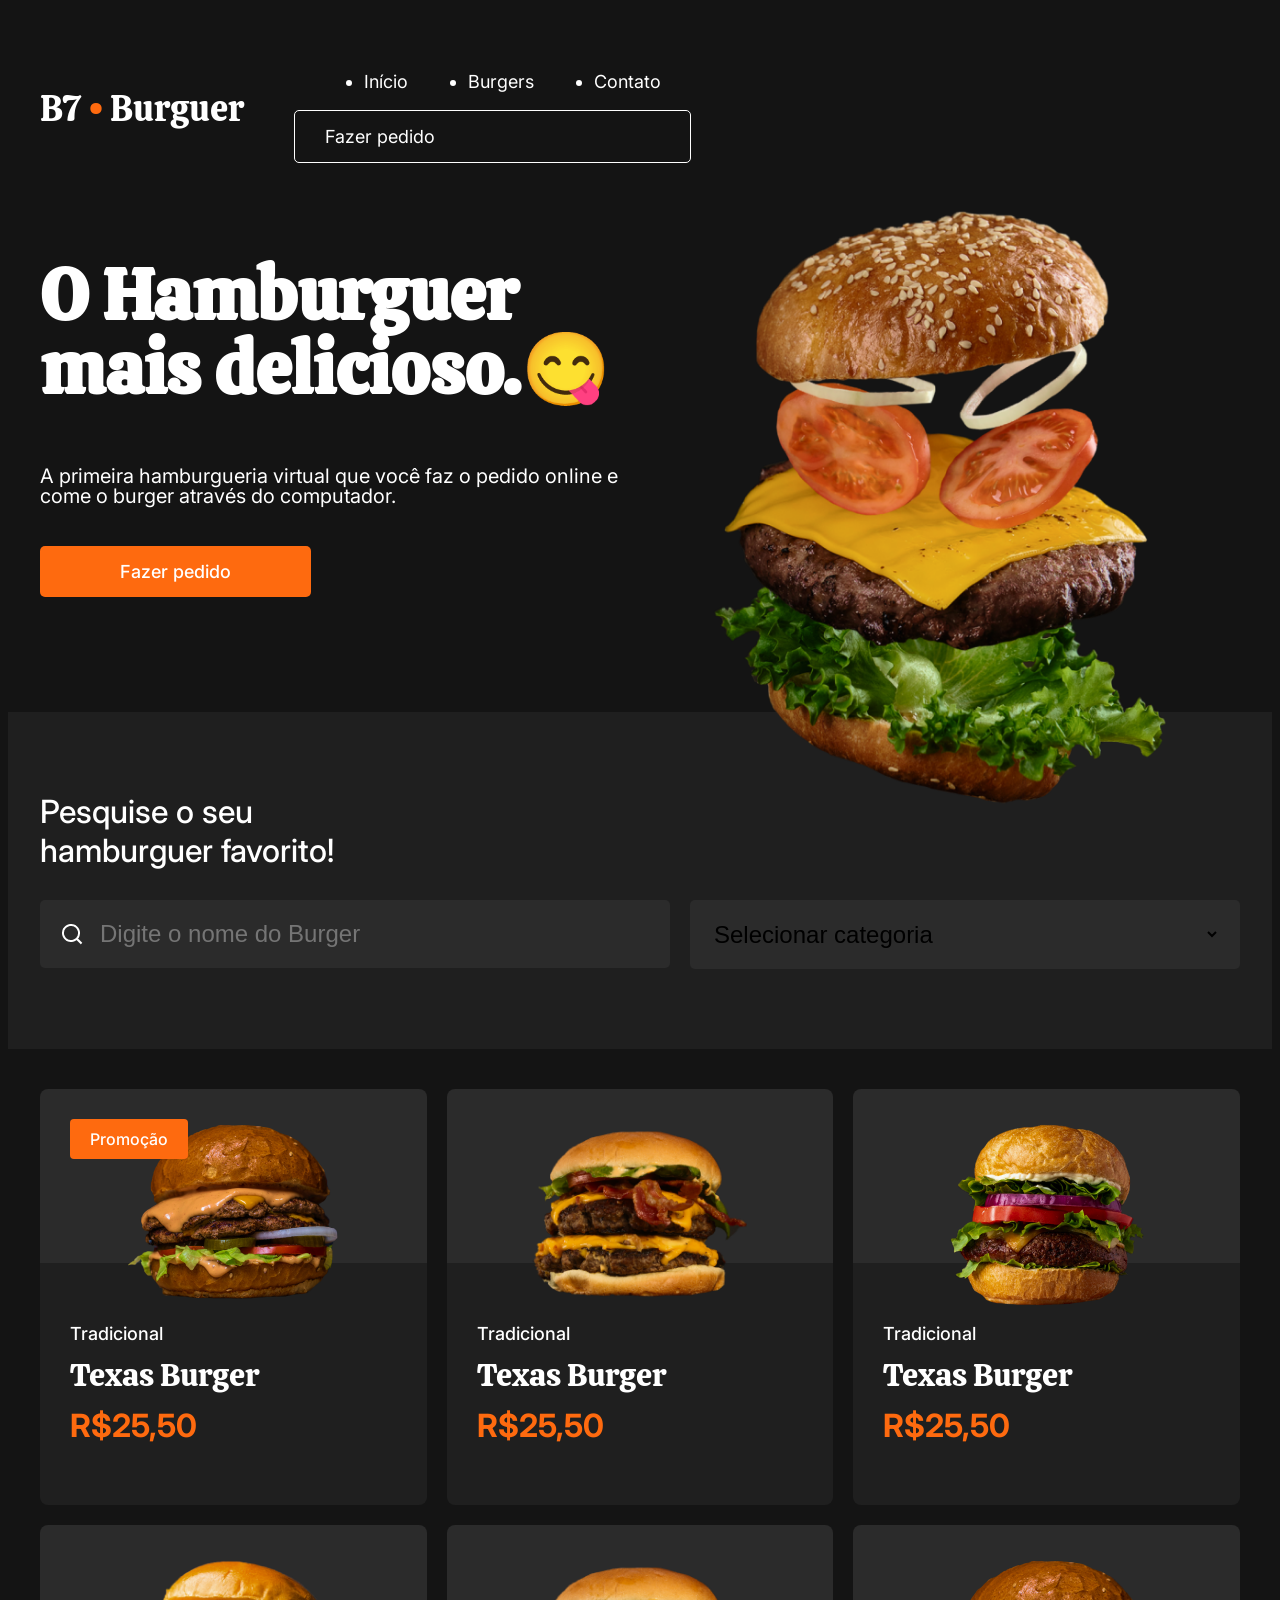
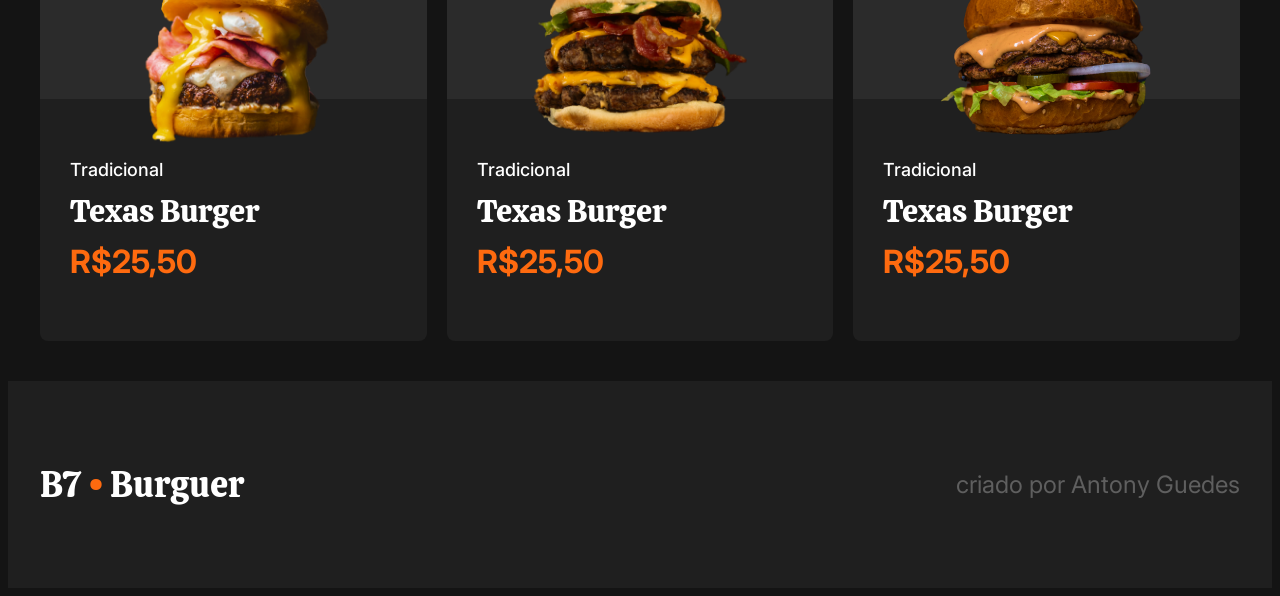
<file: b7burger/index.html>
<!DOCTYPE html>
<html lang="pt-br">
<head>
    <link rel="preconnect" href="https://fonts.googleapis.com">
<link rel="preconnect" href="https://fonts.gstatic.com" crossorigin>
<link href="https://fonts.googleapis.com/css2?family=Calistoga&family=Inter:ital,opsz,wght@0,14..32,100..900;1,14..32,100..900&display=swap" rel="stylesheet">
    <link rel="stylesheet" href="assets/style.css" type="text/css">
    <meta charset="UTF-8">
    <meta name="viewport" content="width=device-width, initial-scale=1.0">
    <title>B7Burger</title>
</head>
<body>
    <header>
        <div class="container">
            <div class="logo">
                <a href="">B7 <span>•</span> Burguer</a>
            </div>
            <nav>
                <ul class="leftside">
                    <li><a href="">Início</a></li>
                    <li><a href="">Burgers</a></li>
                    <li><a href="">Contato</a></li>
                </ul>
                <div class="rightside">
                    <a href="" class="button">Fazer pedido</a>
                </div>
            </nav>
            <div class="menu">
                <div class="menu-icon">
                    <div></div>
                    <div></div>
                    <div></div>
                </div>
            </div>
        </div>
    </header>
    <section class="hero">
        <div class="container">
            <div class="leftside">
                <h1>O Hamburguer<br> mais delicioso.😋</h1>
                <p>A primeira hamburgueria virtual que você faz o pedido online e come o burger através do computador.</p>
                <a href="" class="button">Fazer pedido</a>
            </div>
            <div class="rightside">
                <img src="./assets/heroBurger.png" alt="hamburguer delicioso" />
            </div>
        </div>
    </section>
    <section class="search">
        <div class="container">
            <div class="title">Pesquise o seu<br> hamburguer favorito!</div>
            <div class="sides">
                <div class="leftside">
                    <input type"search" placeholder="Digite o nome do Burger">
                </div>
                <div class="rightside">
                    <select>
                        <option value="">Selecionar categoria</option>
                        <option value="burgers">Burgers</option>
                        <option value="pizza">Pizza</option>
                        <option value="vegetariano">Vegetariano</option>
                        <option value="kids">Kids</option>
                    </select>
                </div>
            </div>
        </div>
    </section>
    <main>
        <div class="container">
            <div class="products-grid">
              <a href="" class="product-item">
                <div class="warning">Promoção</div>
                <div class="photo">
                    <img src="./assets/burgers/burger1.png" alt="">
                </div>
                <div class="info">
                  <div class="product-category">Tradicional</div>
                  <div class="product-name">Texas Burger</div>
                  <div class="product-price">R$25,50</div>  
                </div>
              </a>  
               <a href="" class="product-item">
                
                <div class="photo">
                    <img src="./assets/burgers/burger2.png" alt="">
                </div>
                <div class="info">
                  <div class="product-category">Tradicional</div>
                  <div class="product-name">Texas Burger</div>
                  <div class="product-price">R$25,50</div>  
                </div>
              </a> 
               <a href="" class="product-item">
                
                <div class="photo">
                    <img src="./assets/burgers/burger3.png" alt="">
                </div>
                <div class="info">
                  <div class="product-category">Tradicional</div>
                  <div class="product-name">Texas Burger</div>
                  <div class="product-price">R$25,50</div>  
                </div>
              </a> 
               <a href="" class="product-item">
                
                <div class="photo">
                    <img src="./assets/burgers/burger4.png" alt="">
                </div>
                <div class="info">
                  <div class="product-category">Tradicional</div>
                  <div class="product-name">Texas Burger</div>
                  <div class="product-price">R$25,50</div>  
                </div>
              </a> 
               <a href="" class="product-item">
                <div class="photo">
                    <img src="./assets/burgers/burger2.png" alt="">
                </div>
                <div class="info">
                  <div class="product-category">Tradicional</div>
                  <div class="product-name">Texas Burger</div>
                  <div class="product-price">R$25,50</div>  
                </div>
              </a> 
               <a href="" class="product-item">
                
                <div class="photo">
                    <img src="./assets/burgers/burger1.png" alt="">
                </div>
                <div class="info">
                  <div class="product-category">Tradicional</div>
                  <div class="product-name">Texas Burger</div>
                  <div class="product-price">R$25,50</div>  
                </div>
              </a> 
            </div>
        </div>
    </main>
    <footer>
        <div class="container">
             <div class="logo">
                <a href="">B7 <span>•</span> Burguer</a>
            </div>
            <div class="copyrights">criado por <a  href="">Antony Guedes</a></div>
        </div>
    </footer>
</body>
</html>
</file>
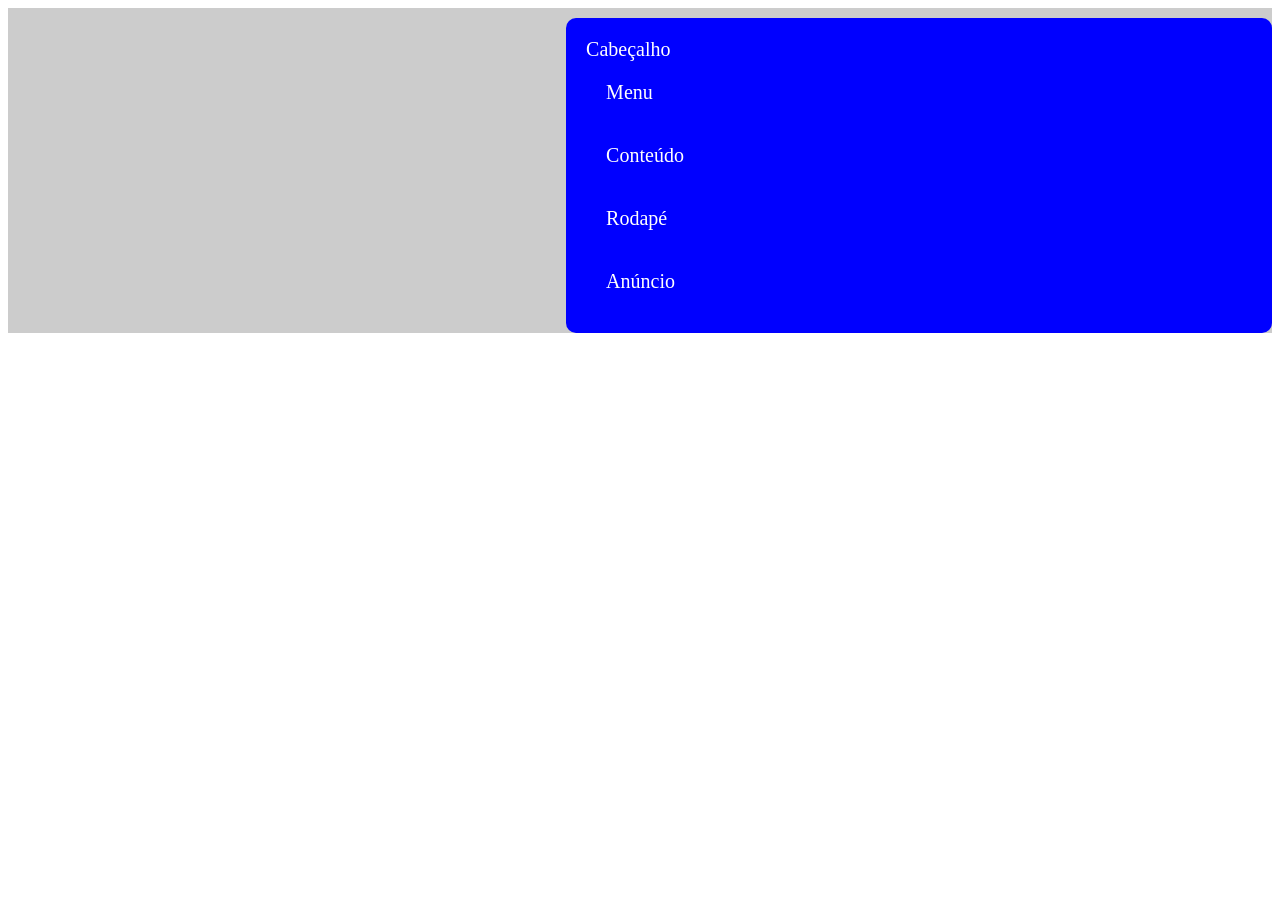
<file: cssgrid/index.html>
<!DOCTYPE html>
<html>
    <head>
        <meta charset="UTF-8">
        <meta name="viewport" content="width=device-width, inital-scale=1.0">
        <title>CSS GRID</title>
        <link rel="stylesheet" href="style.css">
    </head>
    <body>

        <div class="container">
           <header class="item">Cabeçalho</heade>
            <nav class="item">Menu</nav> 
            <section class="item">Conteúdo</section>   
             <footer class="item">Rodapé</footer> 
             <div class="item ad">Anúncio</div>        
        </div>

    </body>
</html>
</file>
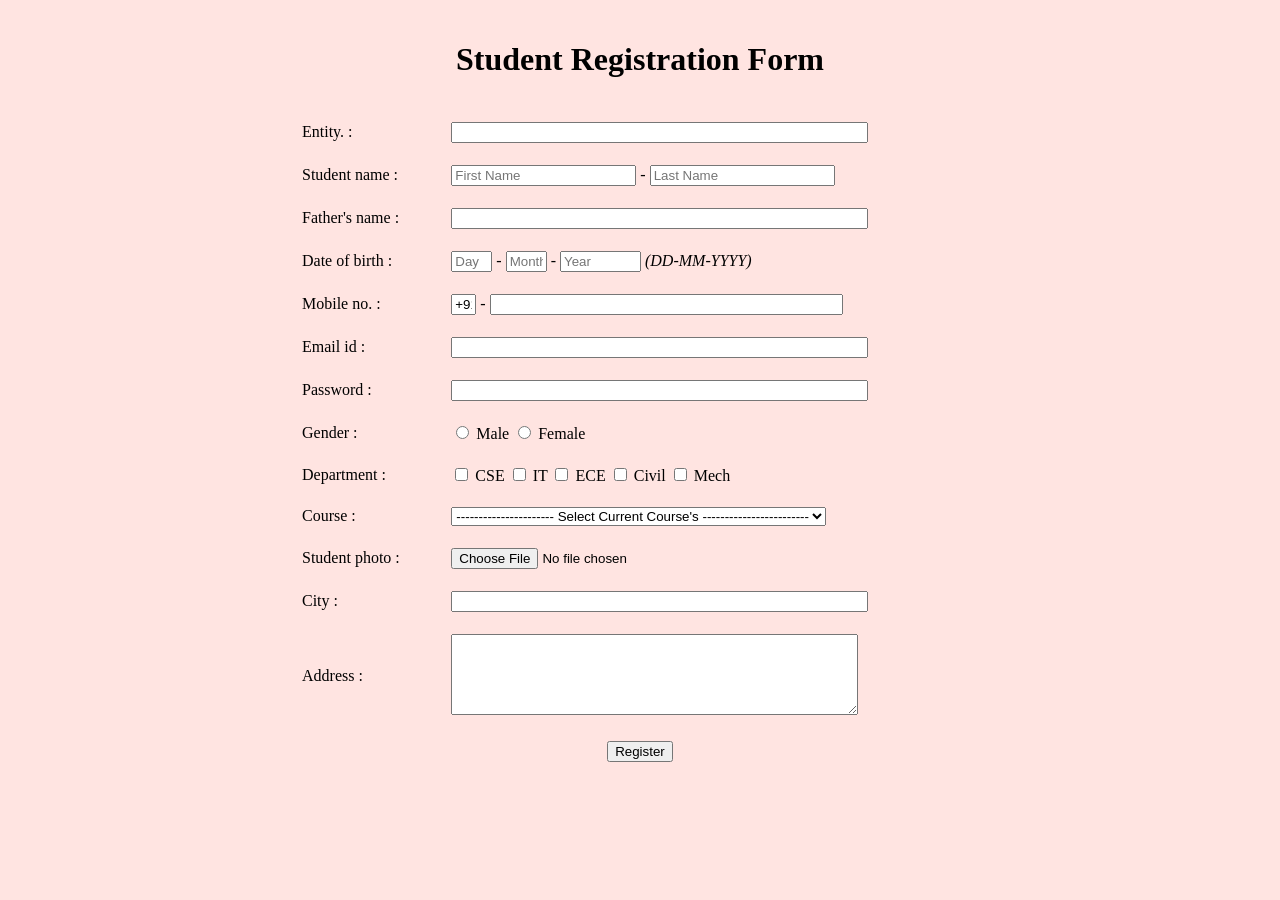
<file: formulario/index.html>
<!DOCTYPE html>
<html>
 <head>
  <title>Student Registration Form</title>    
 </head>

 <body bgcolor="MistyRose">
 
 <form>
  <table align="center" width="700" cellpadding="10">
  
  <tr>
   <td colspan="2" align="center">
     <h1>Student Registration Form</h1>
   </td>
  </tr>

  <tr>
    <td>Entity. :</td>
    <td><input type="text" size="50"/></td>
  </tr>

  <tr>
    <td>Student name :</td>
    <td>
      <input type="text" size="21" Placeholder="First Name"/>
      -
      <input type="text" size="21" Placeholder="Last Name"/>
    </td>
  </tr>
  
  <tr>
    <td>Father's name :</td>
    <td><input type="text" size="50"/></td>
  </tr>
  
  <tr>
    <td>Date of birth :</td>
    <td>
      <input type="text" size="3" Placeholder="Day" /> - 
      <input type="text" size="3" Placeholder="Month" /> -
      <input type="text" size="8" Placeholder="Year" /> 
      <i>(DD-MM-YYYY)</i>
    </td>
  </tr>
  
  <tr>
    <td>Mobile no. :</td>
    <td>
      <input type="text" size="1" value="+91" /> -
      <input type="text" size="42" /></td>
  </tr>
  <tr>
    <td>Email id :</td>
    <td><input type="text" size="50"/></td>
  </tr>
  
  <tr>
    <td>Password :</td>
    <td><input type="password" size="50"/></td>
  </tr>
  
  <tr>
    <td>Gender :</td>
    <td>
      <input type="radio" name="g" /> Male
      <input type="radio" name="g" /> Female
    </td>
  </tr>
  
  <tr>
    <td>Department :</td>
    <td>
      <input type="checkbox" /> CSE
      <input type="checkbox" /> IT
      <input type="checkbox" /> ECE
      <input type="checkbox" /> Civil
      <input type="checkbox" /> Mech
      </td>
  </tr>
  
  <tr>
    <td>Course :</td>
    <td><select>
        <option> ---------------------- Select Current Course's ------------------------ </option>
        <option>Python</option>
        <option>Node</option>
        <option>Java</option>
        <option>React</option>
        <option>PHP</option>
      </select>
    </td>
  </tr>
  
   <tr>
    <td>Student photo :</td>
    <td><input type="file" /></td>
  </tr>
  
  <tr>
    <td>City :</td>
    <td><input type="text"  size="50"/></td>
  </tr>
  
  <tr>
    <td>Address :</td>
    <td><textarea cols="48" rows="5"></textarea></td>
  </tr>
  
  
  <tr>
    <td colspan="2" align="center">
    	<input type="submit" value="Register" />
     </td>
  </tr>
  
  </table>
 </form>
 
</body>
</html>
</file>
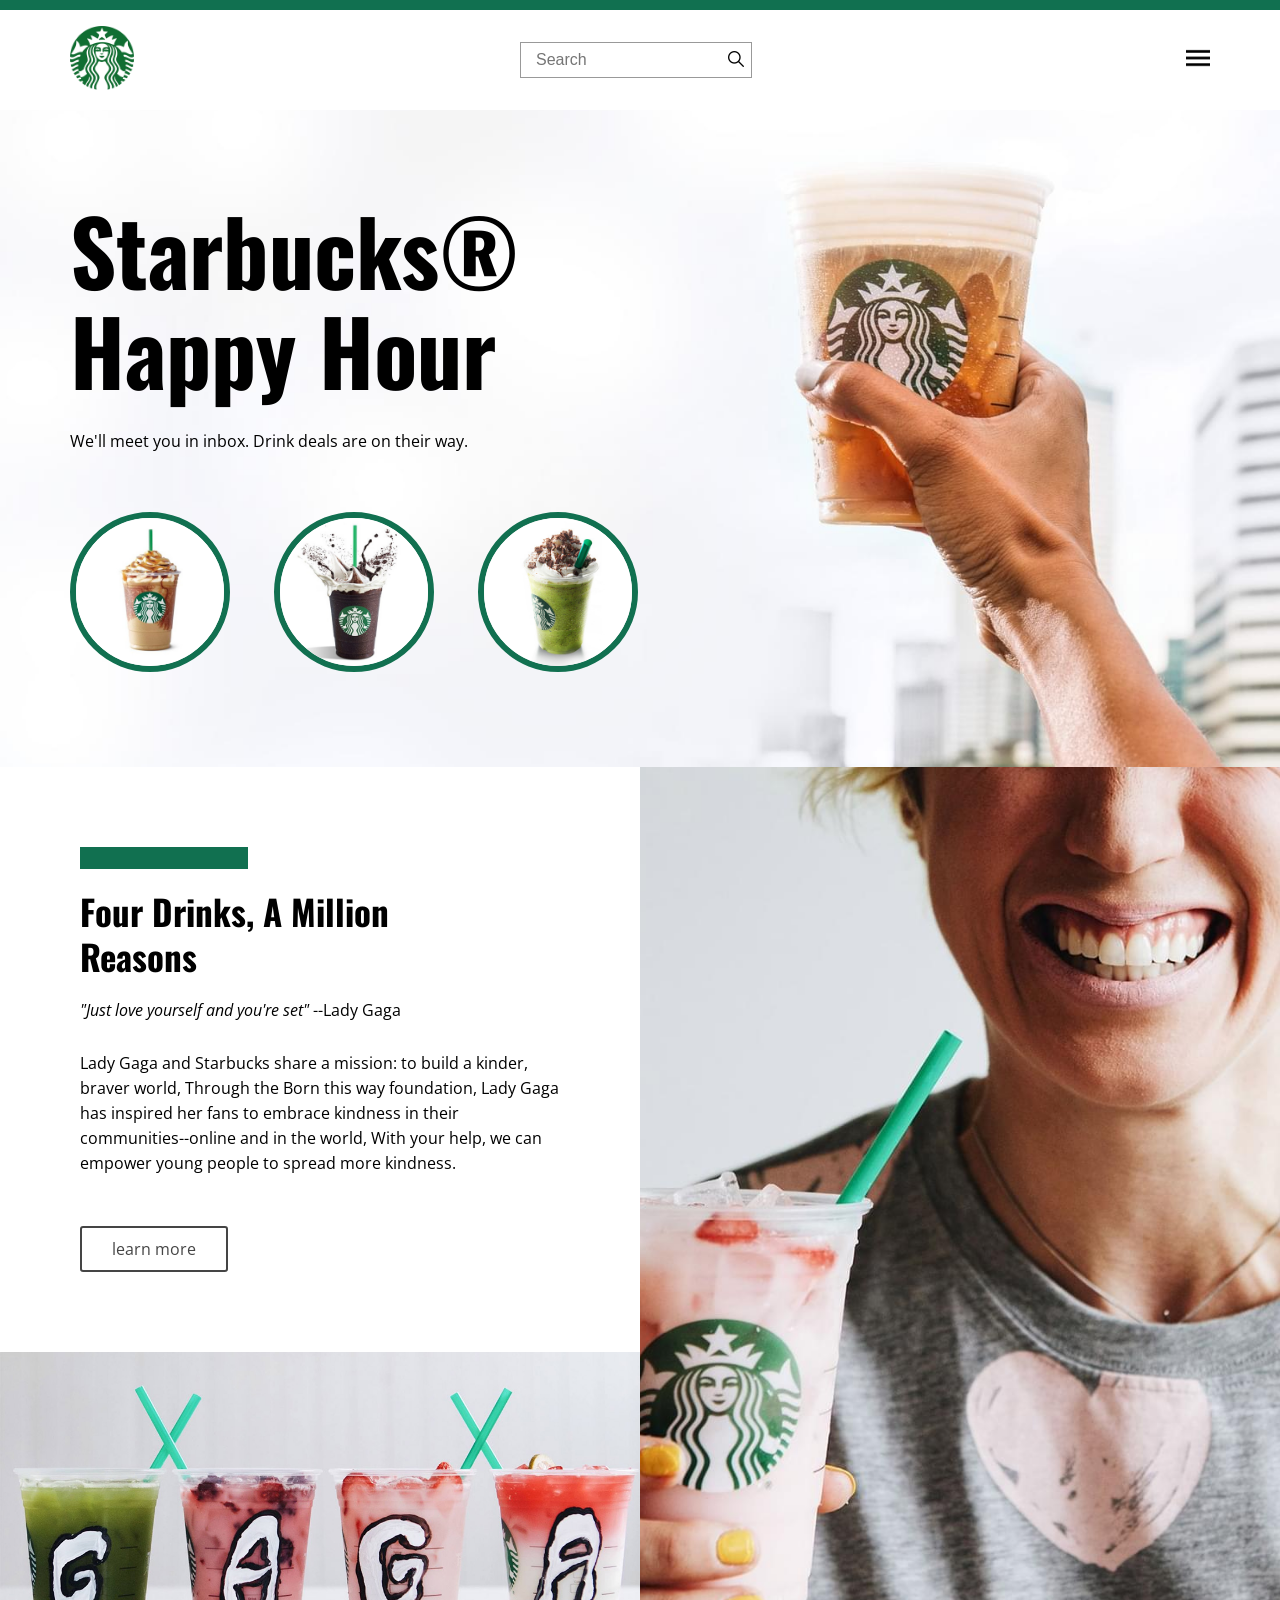
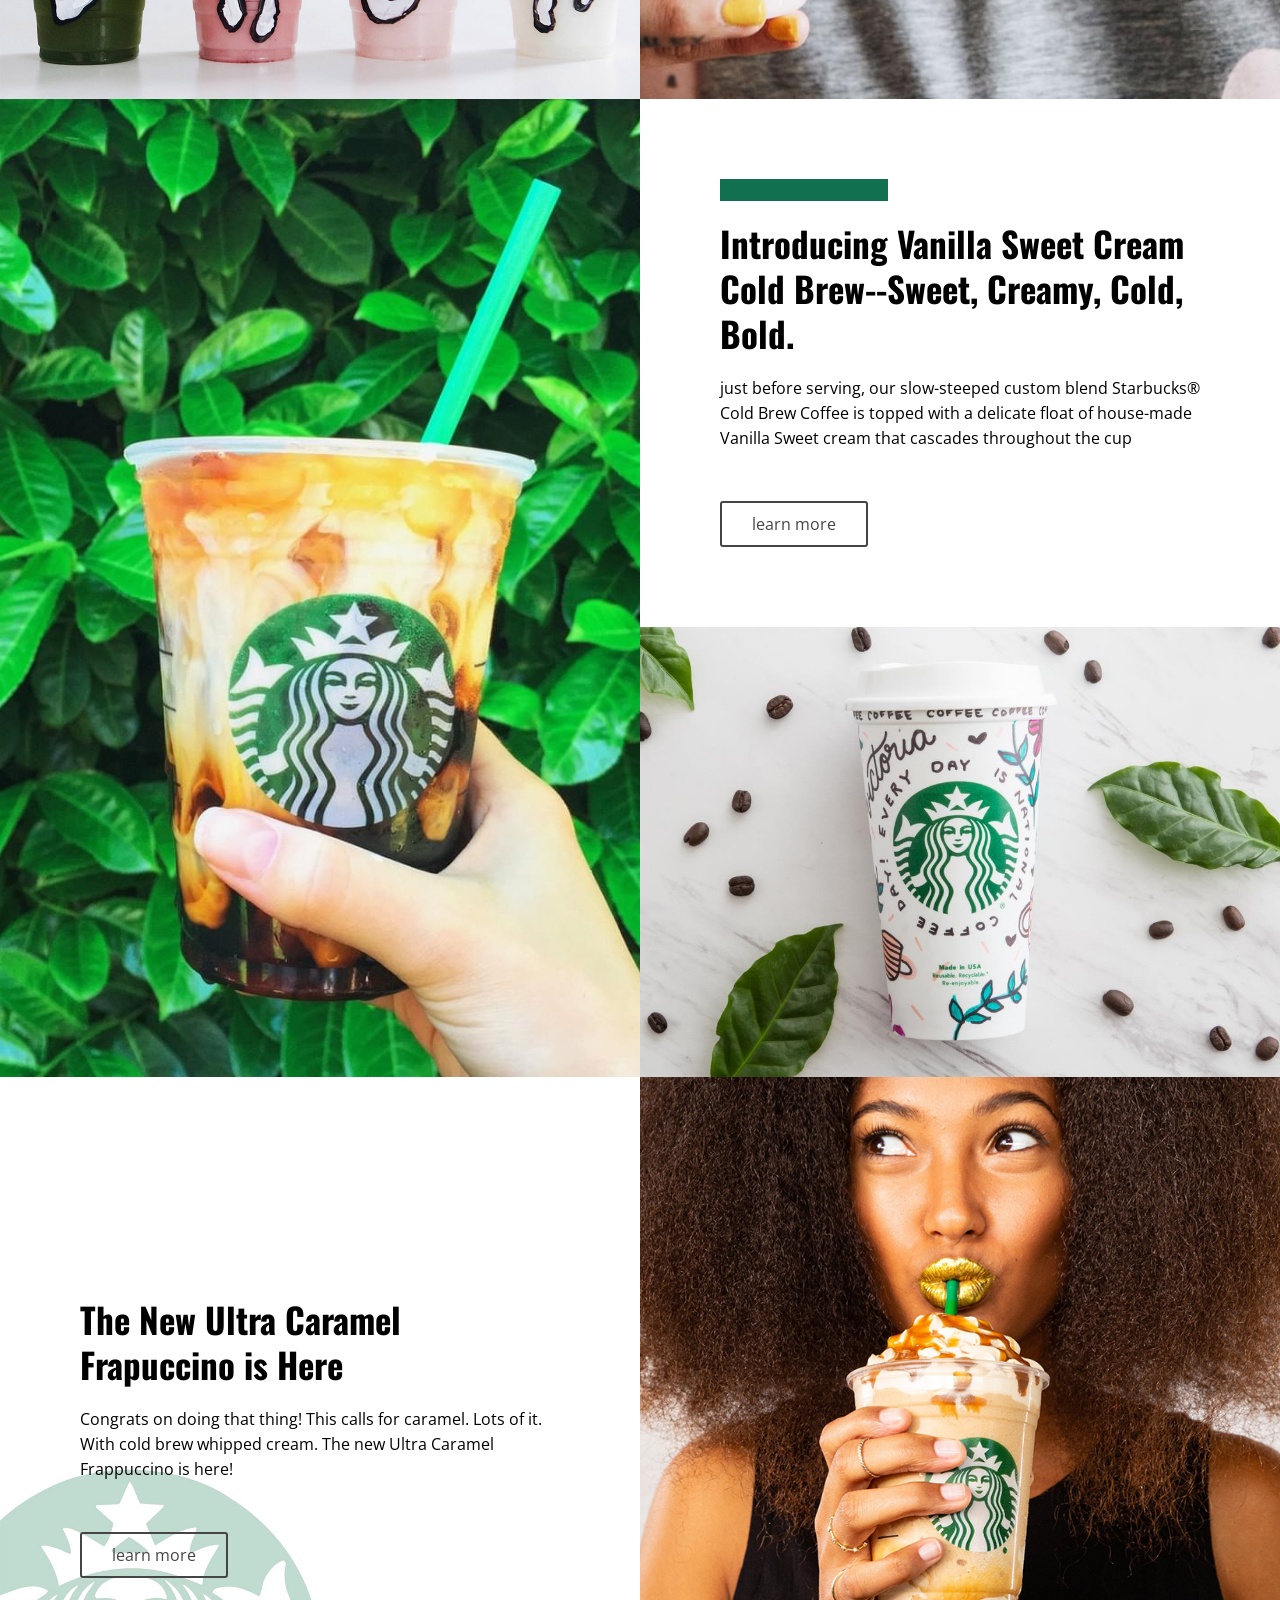
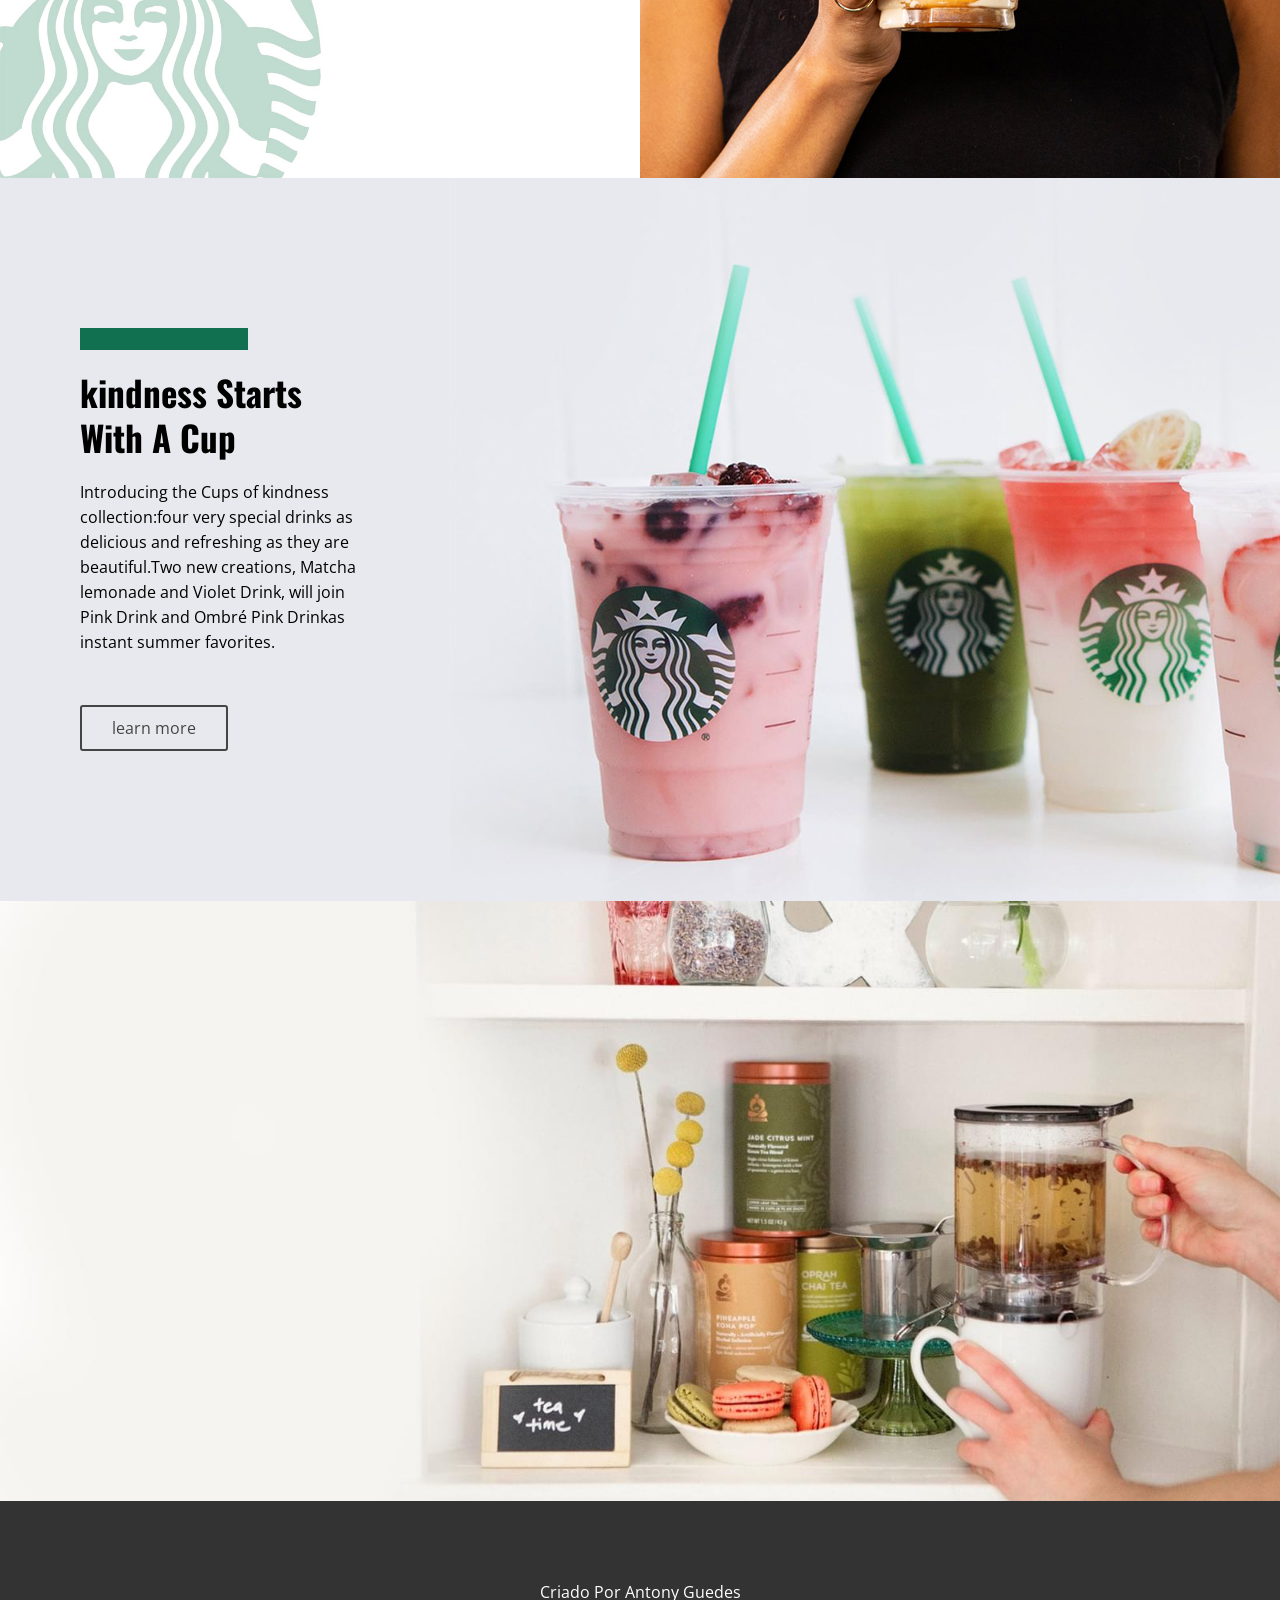
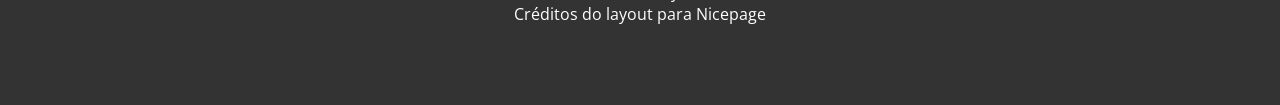
<file: HTMLSTARBUCKS/index.html>
<!DOCTYPE html>
<html>
<head>
    <link rel="preconnect" href="https://fonts.googleapis.com">
<link rel="preconnect" href="https://fonts.gstatic.com" crossorigin>
<link href="https://fonts.googleapis.com/css2?family=Open+Sans:ital,wght@0,300..800;1,300..800&family=Oswald:wght@200..700&display=swap" rel="stylesheet">
    <meta charset="UTF-8">
    <meta name="viewport" content="width=device-width, initial-scale=1.0">
    <title>Starbucks</title>
    <link rel="stylesheet" href="assets/css/style.css">
</head>
<body>
    <header>
        <div class="line"></div>
        <div class="container header--area">
            <div class="header--left">
                <a href="/" ><img src="assets/images/logo.png" > </a>
            </div>
            <div class="header--right">
                <div class="header--search">
                   <form>
                    <input type="text" name="search" placeholder="Search"/>
                    <button>
                        <img src="assets/images/loupe.png">
                    </button>
                   </form> 
                </div>
            </div>
            <div class="header--menu">
                <img src="assets/images/menu.png" />
            </div>
        </div>
    </header>
    <section class="banner">
        <div class="container">
            <h1>Starbucks®<br>Happy Hour</h1>
            <span>We'll meet you in inbox. Drink deals are on their way.</span>
            <div class="banner--images">
                <img src="assets/images/c1.jpg"/>
                <img src="assets/images/c2.jpg"/>
                <img src="assets/images/c3.jpg"/>
            </div>
        </div>
    </section>
    <section class="area1">
        <div class="area1--content">
            <div class="bar"></div>
            <h2>Four Drinks, A Million<br> Reasons</h2>
            <div class="area1--quote"><em>"Just love yourself and you're set"</em> --Lady Gaga</div>
            <div class="area1--text">
                Lady Gaga and Starbucks share a mission: to build a kinder,
                braver world, Through the Born this way foundation, Lady
                Gaga has inspired her fans to embrace kindness in their
                communities--online and in the world, With your help, we
                can empower young people to spread more kindness.
            </div>

            <a href="" class="button">learn more</a>
        </div>
        <div class="area1--img1"></div>
        <div class="area1--img2"></div>
    </section>
    <section class="area2">
        <div class="area2--content">
            <div class="bar"></div>
            <h2>Introducing Vanilla Sweet Cream Cold Brew--Sweet, Creamy, Cold, Bold.</h2>
            <div class="area2--text">just before serving, our slow-steeped custom blend Starbucks® Cold Brew Coffee is topped with a delicate float of house-made Vanilla Sweet cream that cascades throughout the cup</div>

            <a href="" class="button">learn more</a>
        </div>
        <div class="area2--img1"></div>
        <div class="area2--img2"></div>
    </section>
    <section class="area3">
        <div class="area3--content">
            <h2>The New Ultra Caramel<br> Frapuccino is Here</h2>
            <div class="area3--text">Congrats on doing that thing! This calls for caramel. Lots of it. With cold brew whipped cream. The new Ultra Caramel Frappuccino is here!</div>
             <a href="" class="button">learn more</a>
        </div>
        <div class="area3--img1"></div>
    </section>
    <section class="area4">
        <div class="area4--content">
            <div class="bar"></div>
            <h2>kindness Starts<br> With A Cup</h2>
            <div class="area4--text">Introducing the Cups of kindness collection:four very special drinks as delicious and refreshing as they are beautiful.Two new creations, Matcha lemonade and Violet Drink, will join Pink Drink and Ombré Pink Drinkas instant summer favorites.</div>
            <a href="" class="button">learn more</a>
        </div>
        <div class="area4--img1"></div>
    </section>
    <section class="area5"></section>
    <footer>
        Criado Por Antony Guedes</br>
        Créditos do layout para Nicepage
    </footer>
</body>
</html>
</file>
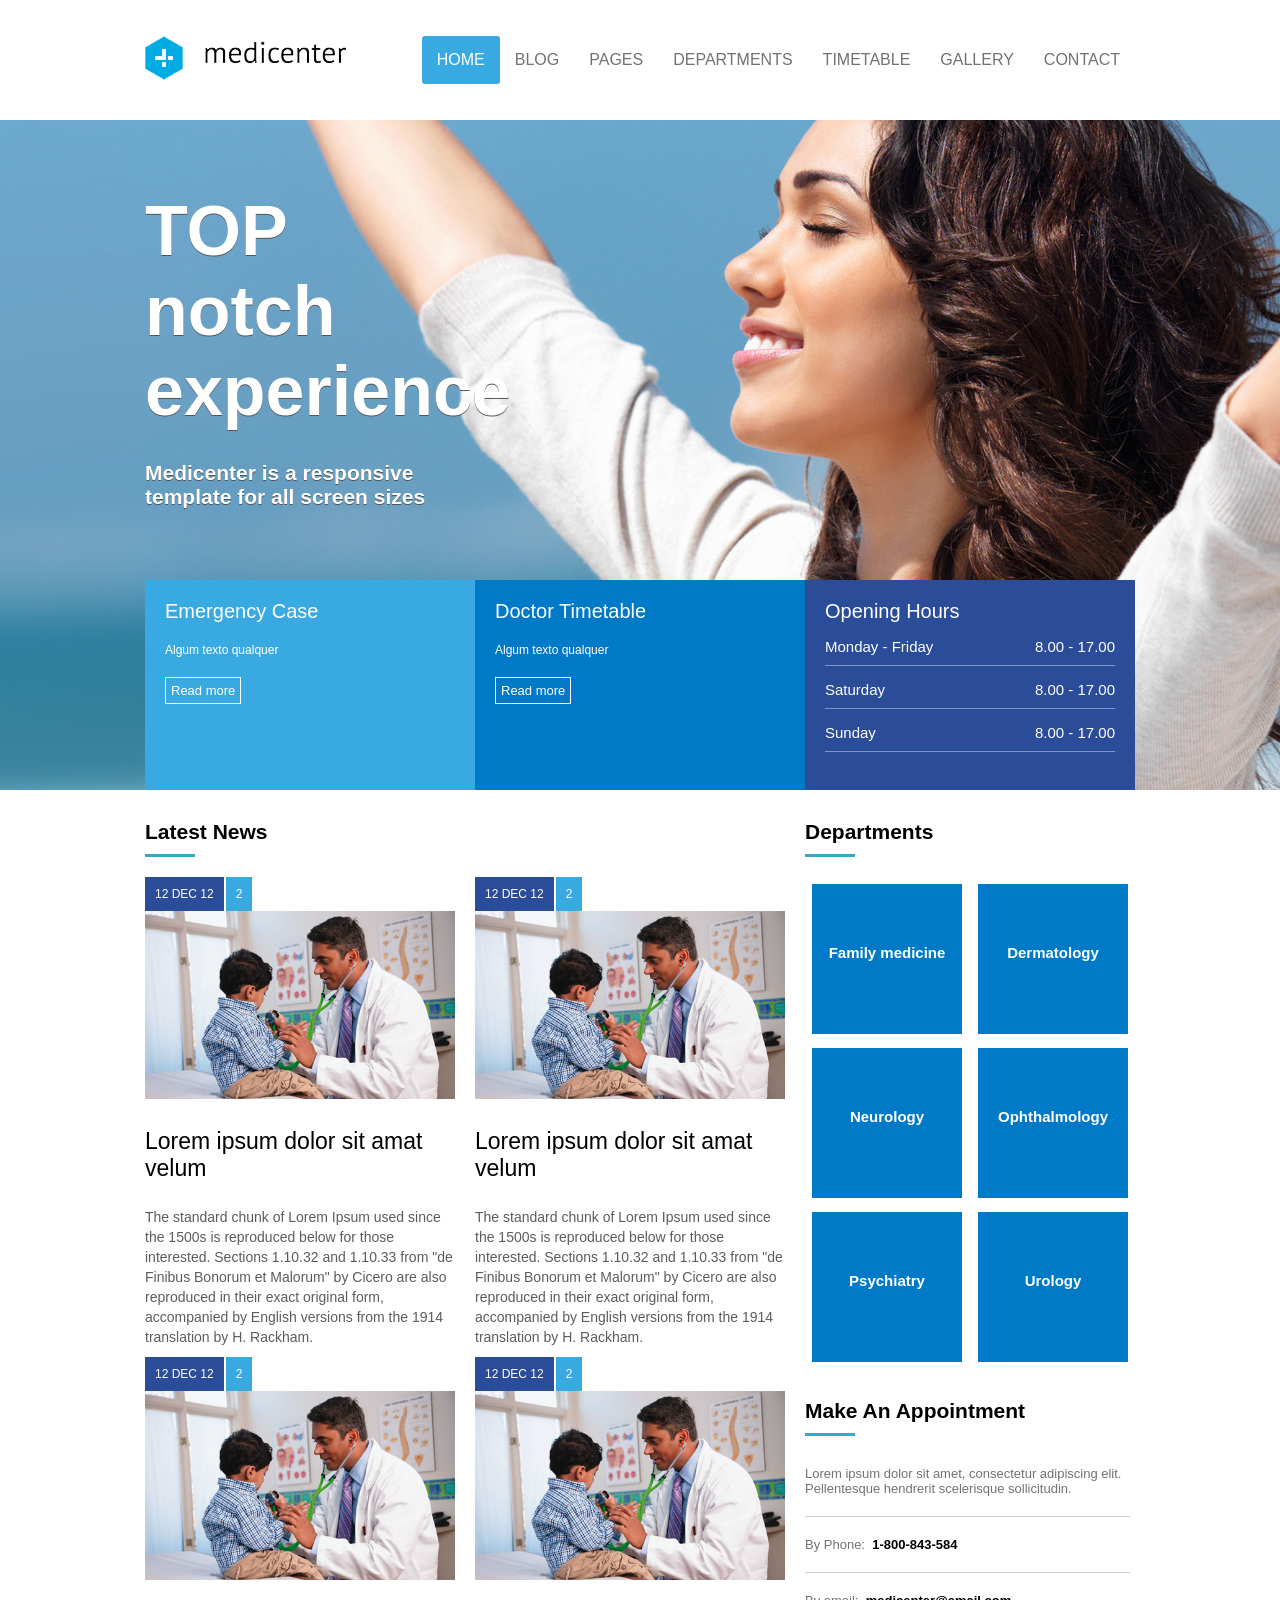
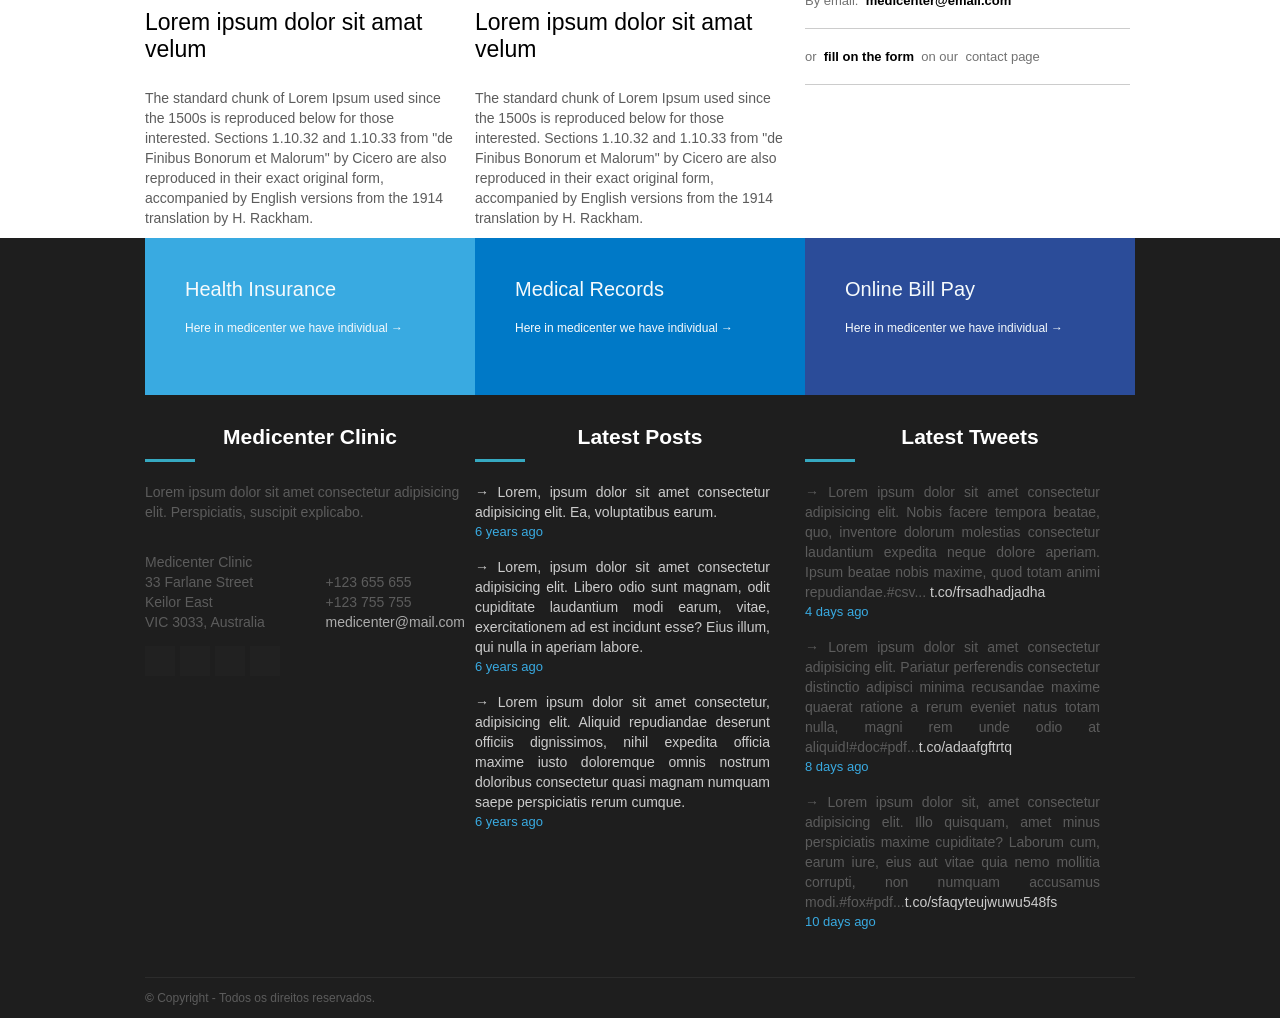
<file: prj1flexbox/index.html>
<!DOCTYPE html>
<html lang="pt-BR">
  <head>
    <meta charset="UTF-8"/>

    <meta name="viewport" content="width=device-width, user-scalable=0"/>
    <title>MedCenter</title>
    <link rel="stylesheet" type="text/css" href="assets/css/style.css"/>
 

    <script type="text/javascript">
      window.onload = function(){
        document.querySelector(".menuMobile").addEventListener("click",function(){
            if(document.querySelector(".menu nav ul").style.display == 'flex') {
                document.querySelector(".menu nav ul").style.display = 'none';
            } else {
                document.querySelector(".menu nav ul").style.display ='flex';
            }
        });
      };
    </script>
    <title>MediCenter</title>
  </head>
  <body>
    <header>
      <div class="container">
        <div class="logo">
          <a href=""><img src="assets/images/logo.png" /></a>
        </div>
        <div class="menu">
          <nav>
            <div class="menuMobile">
            
                <div class="mm_line"></div>
                <div class="mm_line"></div>
                <div class="mm_line"></div>
              
              
            </div>
            <ul>
              <li class="active"><a href="">Home</a></li>      
              <li><a href="">BLOG</a></li>
              <li><a href="">PAGES</a></li>
              <li><a href="">DEPARTMENTS</a></li>
              <li><a href="">TIMETABLE</a></li>
              <li><a href="">GALLERY</a></li>
              <li><a href="">CONTACT</a></li>
            </ul>
          </nav>
        </div>
      </div>
    </header>

    <section id="banner">
      <div class="container column">
        <div class="banner_headline">
          <h1>TOP notch experience</h1>
          <h2>Medicenter is a responsive template for all screen sizes</h2>
        </div>
        <div class="banner_options">
          <div class="banner1">
            <div class="banner_title">Emergency Case</div>
            <div class="banner_desc">Algum texto qualquer</div>
            <a href="">Read more</a>
          </div>
          <div class="banner2">
            <div class="banner_title">Doctor Timetable</div>
            <div class="banner_desc">Algum texto qualquer</div>
            <a href="">Read more</a>
          </div>
          <div class="banner3">
            <div class="banner_title">Opening Hours</div>
            <div class="banner_schedule">
              <div>Monday - Friday</div>
              <div>8.00 - 17.00</div>
            </div>
            <div class="banner_schedule">
              <div>Saturday</div>
              <div>8.00 - 17.00</div>
            </div>
            <div class="banner_schedule">
              <div>Sunday</div>
              <div>8.00 - 17.00</div>
            </div>
          </div>
        </div>
      </div>
    </section>

    <section id="geral">
      <div class="container">
        <section>
          <div class="widget">
            <div class="widget_title">
              <div class="widget_title_text">Latest News</div>
              <div class="widget_title_bar"></div>
            </div>

            <div class="widget_body flex">
              <article>
                <a href="">
                  <div class="news_data">
                    <div>
                      <div class="news_posted_at">12 DEC 12</div>
                      <div
                        style="
                          background-color: #21d4fd;
                          background-image: linear-gradient(
                            135deg,
                            #2b4c99 50%,
                            rgb(255, 255, 255) 50%
                          );
                          width: 10;
                          height: 10;
                        "
                      ></div>
                    </div>
                    <div class="news_comments">2</div>
                  </div>

                  <div class="news_thumbnail">
                    <img src="./assets/images/dr.jpg" alt="doctor" />
                  </div>
                  <div class="news_title">Lorem ipsum dolor sit amat velum</div>
                  <div class="news_resume">
                    The standard chunk of Lorem Ipsum used since the 1500s is
                    reproduced below for those interested. Sections 1.10.32 and
                    1.10.33 from "de Finibus Bonorum et Malorum" by Cicero are
                    also reproduced in their exact original form, accompanied by
                    English versions from the 1914 translation by H. Rackham.
                  </div>
                </a>
              </article>

              <article>
                <a href="">
                  <div class="news_data">
                    <div>
                      <div class="news_posted_at">12 DEC 12</div>
                      <div
                        style="
                          background-color: #21d4fd;
                          background-image: linear-gradient(
                            135deg,
                            #2b4c99 50%,
                            rgb(255, 255, 255) 50%
                          );
                          width: 10;
                          height: 10;
                        "
                      ></div>
                    </div>
                    <div class="news_comments">2</div>
                  </div>

                  <div class="news_thumbnail">
                    <img src="./assets/images/dr.jpg" alt="doctor" />
                  </div>
                  <div class="news_title">Lorem ipsum dolor sit amat velum</div>
                  <div class="news_resume">
                    The standard chunk of Lorem Ipsum used since the 1500s is
                    reproduced below for those interested. Sections 1.10.32 and
                    1.10.33 from "de Finibus Bonorum et Malorum" by Cicero are
                    also reproduced in their exact original form, accompanied by
                    English versions from the 1914 translation by H. Rackham.
                  </div>
                </a>
              </article>

              <article>
                <a href="">
                  <div class="news_data">
                    <div>
                      <div class="news_posted_at">12 DEC 12</div>
                      <div
                        style="
                          background-color: #21d4fd;
                          background-image: linear-gradient(
                            135deg,
                            #2b4c99 50%,
                            rgb(255, 255, 255) 50%
                          );
                          width: 10;
                          height: 10;
                        "
                      ></div>
                    </div>
                    <div class="news_comments">2</div>
                  </div>

                  <div class="news_thumbnail">
                    <img src="./assets/images/dr.jpg" alt="doctor" />
                  </div>
                  <div class="news_title">Lorem ipsum dolor sit amat velum</div>
                  <div class="news_resume">
                    The standard chunk of Lorem Ipsum used since the 1500s is
                    reproduced below for those interested. Sections 1.10.32 and
                    1.10.33 from "de Finibus Bonorum et Malorum" by Cicero are
                    also reproduced in their exact original form, accompanied by
                    English versions from the 1914 translation by H. Rackham.
                  </div>
                </a>
              </article>

              <article>
                <a href="">
                  <div class="news_data">
                    <div>
                      <div class="news_posted_at">12 DEC 12</div>
                      <div
                        style="
                          background-color: #21d4fd;
                          background-image: linear-gradient(
                            135deg,
                            #2b4c99 50%,
                            rgb(255, 255, 255) 50%
                          );
                          width: 10;
                          height: 10;
                        "
                      ></div>
                    </div>

                    <div class="news_comments">2</div>
                  </div>

                  <div class="news_thumbnail">
                    <img src="./assets/images/dr.jpg" alt="doctor" />
                  </div>
                  <div class="news_title">Lorem ipsum dolor sit amat velum</div>
                  <div class="news_resume">
                    The standard chunk of Lorem Ipsum used since the 1500s is
                    reproduced below for those interested. Sections 1.10.32 and
                    1.10.33 from "de Finibus Bonorum et Malorum" by Cicero are
                    also reproduced in their exact original form, accompanied by
                    English versions from the 1914 translation by H. Rackham.
                  </div>
                </a>
              </article>
            </div>
          </div>
        </section>

        <aside>
          <div class="widget">
            <div class="widget_title">
              <div class="widget_title_text">Departments</div>
              <div class="widget_title_bar"></div>
            </div>
            <div class="widget_body">
              <div class="widget_box">
                <h2 class="departments">Family medicine</h2>
              </div>
              <div class="widget_box">
                <h2 class="departments">Dermatology</h2>
              </div>
              <div class="widget_box">
                <h2 class="departments">Neurology</h2>
              </div>
              <div class="widget_box">
                <h2 class="departments">Ophthalmology</h2>
              </div>
              <div class="widget_box">
                <h2 class="departments">Psychiatry</h2>
              </div>
              <div class="widget_box"><h2 class="departments">Urology</h2></div>
            </div>
          </div>
          <div class="widget">
            <div class="widget_title">
              <div class="widget_title_text">Make An Appointment</div>
              <div class="widget_title_bar"></div>
            </div>
            <div class="widget_body">
              <div class="appointment_text">
                Lorem ipsum dolor sit amet, consectetur adipiscing elit.
                Pellentesque hendrerit scelerisque sollicitudin.
              </div>
              <div class="separation_bar"></div>
              <div class="contact">
                
                By Phone:<strong>&nbsp 1-800-843-584</strong>
              </div>
              <div class="separation_bar"></div>
              <div class="contact">
               
                By email: <strong>&nbsp medicenter@email.com</strong>
              </div>
              <div class="separation_bar"></div>
              <div class="contact">
                
                or <strong>&nbsp fill on the form &nbsp</strong> on our
                <a href="">&nbsp contact page</a>
              </div>
              <div class="separation_bar"></div>
            </div>
          </div>
        </aside>
      </div>
    </section>

    <footer>
      <div class="container flexColumn">
          <div class="footer_menu">
              <div class="fm_1">
                  <a href="">
                      <div class="banner_title">Health Insurance</div>
                      <div class="banner_desc">Here in medicenter we have individual &RightArrow;</div>
                  </a>
              </div>
              <div class="fm_2">
                  <a href="">
                      <div class="banner_title">Medical Records</div>
                      <div class="banner_desc">Here in medicenter we have individual &RightArrow;</div>
                  </a>
              </div>
              <div class="fm_3">
                  <a href="">
                      <div class="banner_title">Online Bill Pay</div>
                      <div class="banner_desc">Here in medicenter we have individual &RightArrow;</div>
                  </a>
              </div>
          </div>
          <div class="footer_area">
              <div class="footer_areaitem">
                  <div class="widgets">
                      <div class="widget_title">
                          <div class="widget_title_text">Medicenter Clinic</div>
                          <div class="widget_title_bar"></div>
                      </div>
                      <div class="widget_footer">
                          <div class="widget_footer_resume">Lorem ipsum dolor sit amet consectetur adipisicing elit.
                              Perspiciatis, suscipit explicabo.
                          </div>
                          <div class="widget_footer_local">
                              <div class="widget_footer_local_address">
                                  Medicenter Clinic </br>
                                  33 Farlane Street</br>
                                  Keilor East</br>
                                  VIC 3033, Australia</br>
                              </div>
                              <div class="widget_footer_local_phone">
                                  </br>
                                  +123 655 655</br>
                                  +123 755 755</br>
                                  <a href="mailto:medicenter@mail.com">medicenter@mail.com</a></p>
                              </div>
                          </div>
                          <div class="widget_footer_socialnetwork">
                              <div class="widget_footer_socialnetwork_link"><a href=""></a></div>
                              <div class="widget_footer_socialnetwork_link"><a href=""></a></div>
                              <div class="widget_footer_socialnetwork_link"><a href=""></a></div>
                              <div class="widget_footer_socialnetwork_link"><a href=""></a></div>
                          </div>
                      </div>
                  </div>
              </div>
              <div class="footer_areaitem">
                  <div class="widgets">
                      <div class="widget_title">
                          <div class="widget_title_text">Latest Posts</div>
                          <div class="widget_title_bar"></div>
                      </div>
                      <div class="widget_footer">
                          <div class="widget_footer_post">
                              <div class="widget_footer_post_text">
                                  &RightArrow; Lorem, ipsum dolor sit amet consectetur adipisicing elit. Ea,
                                  voluptatibus earum.
                                  <div class="widget_footer_post_year">6 years ago</div>
                              </div>
                          </div>
                          <div class="widget_footer_post">
                              <div class="widget_footer_post_text">
                                  &RightArrow; Lorem, ipsum dolor sit amet consectetur adipisicing elit. Libero odio sunt magnam, odit cupiditate laudantium modi earum, vitae, exercitationem ad est incidunt esse? Eius illum, qui nulla in aperiam labore.
                                  <div class="widget_footer_post_year">6 years ago</div>
                              </div>
                          </div>
                          <div class="widget_footer_post">
                              <div class="widget_footer_post_text">
                                  &RightArrow; Lorem ipsum dolor sit amet consectetur, adipisicing elit. Aliquid repudiandae deserunt officiis dignissimos, nihil expedita officia maxime iusto doloremque omnis nostrum doloribus consectetur quasi magnam numquam saepe perspiciatis rerum cumque.
                                  <div class="widget_footer_post_year">6 years ago</div>
                              </div>
                          </div>                           
                      </div>
                  </div>
              </div>
              <div class="footer_areaitem">
                  <div class="widgets">
                      <div class="widget_title">
                          <div class="widget_title_text">Latest Tweets</div>
                          <div class="widget_title_bar"></div>
                      </div>
                      <div class="widget_footer">
                          <div class="widget_footer_post">
                              <div class="widget_footer_post_text tweet_text">
                                  &RightArrow; Lorem ipsum dolor sit amet consectetur adipisicing elit. Nobis facere tempora beatae, quo, inventore dolorum molestias consectetur laudantium expedita neque dolore aperiam. Ipsum beatae nobis maxime, quod totam animi repudiandae.#csv... <a href="">t.co/frsadhadjadha</a>
                                  <div class="widget_footer_post_year">4 days ago</div>
                              </div>
                          </div>
                          <div class="widget_footer_post">
                              <div class="widget_footer_post_text tweet_text">
                                  &RightArrow; Lorem ipsum dolor sit amet consectetur adipisicing elit. Pariatur perferendis consectetur distinctio adipisci minima recusandae maxime quaerat ratione a rerum eveniet natus totam nulla, magni rem unde odio at aliquid!#doc#pdf...<a href="">t.co/adaafgftrtq</a> 
                                  <div class="widget_footer_post_year">8 days ago</div>
                              </div>
                          </div>
                          <div class="widget_footer_post">
                              <div class="widget_footer_post_text tweet_text">
                                  &RightArrow; Lorem ipsum dolor sit, amet consectetur adipisicing elit. Illo quisquam, amet minus perspiciatis maxime cupiditate? Laborum cum, earum iure, eius aut vitae quia nemo mollitia corrupti, non numquam accusamus modi.#fox#pdf...<a href="">t.co/sfaqyteujwuwu548fs</a> 
                                  <div class="widget_footer_post_year">10 days ago</div>
                              </div>
                          </div>
                      </div>
                  </div>
              </div>
          </div>
          <div class="footer_copy">
              <strong>&copy;</strong> Copyright - Todos os direitos reservados.
          </div>
      </div>
  </footer>
  </body>
</html>
</file>
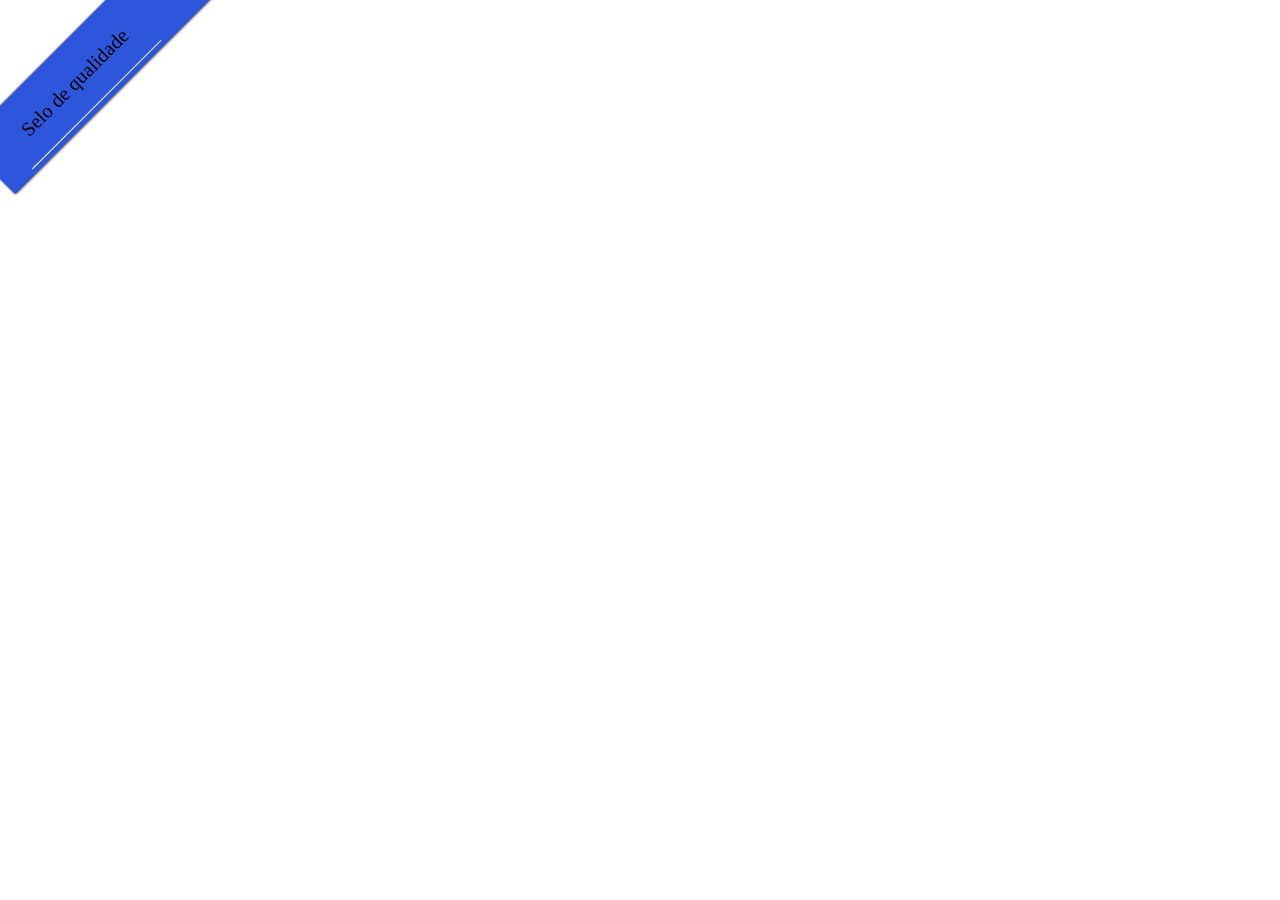
<file: tarjaexe/index.html>
<!DOCTYPE html>
<html>
    <head>
        <meta charset="UTF-8">
        
        <link href="estilo.css" rel="stylesheet"/>
    </head>
    <body>
        <div class="tarja">
            <a href="">Selo de qualidade</a>
        </div>
    </body>
</html>
</file>
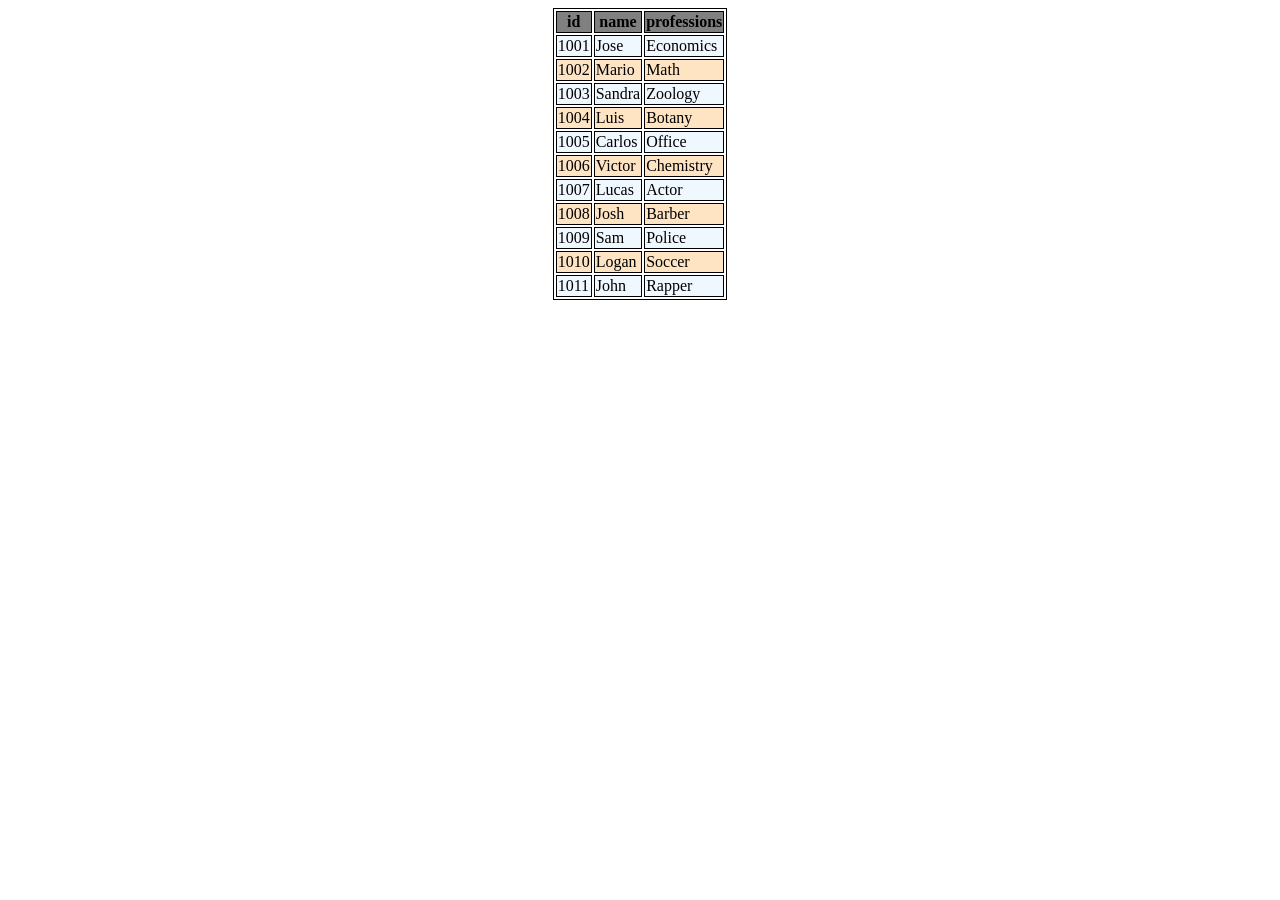
<file: tabelazebra/inde.html>
<!DOCTYPE html>
<html lang="pt-br">
<head>
    <meta charset="UTF-8"/>
<link rel="stylesheet" type="text/css" href="estilo.css"/>
<title>
    Tabela
</title>
</head>
<body>
    <table border="0">
        <thead><tr>
            <th>id</th>
            <th>name</th>
            <th>professions</th>
        </tr></thead>
            <tbody>
                <tr>
                    <td>1001</td>
                    <td>Jose</td>
                    <td>Economics</td>
                </tr>
                <tr>
                    <td>1002</td>
                    <td>Mario</td>
                    <td>Math</td>
                </tr>
                <tr>
                    <td>1003</td>
                    <td>Sandra</td>
                    <td>Zoology</td>
                </tr>
                <tr>
                    <td>1004</td>
                    <td>Luis</td>
                    <td>Botany</td>
                </tr>
                <tr>
                    <td>1005</td>
                    <td>Carlos</td>
                    <td>Office</td>
                </tr>
                <tr>
                    <td>1006</td>
                    <td>Victor</td>
                    <td>Chemistry</td>
                </tr>
                <tr>
                    <td>1007</td>
                    <td>Lucas</td>
                    <td>Actor</td>
                </tr>
                <tr>
                    <td>1008</td>
                    <td>Josh</td>
                    <td>Barber</td>
                </tr>
                <tr>
                    <td>1009</td>
                    <td>Sam</td>
                    <td>Police</td>
                </tr>
                <tr>
                    <td>1010</td>
                    <td>Logan</td>
                    <td>Soccer</td>
                </tr>
                <tr>
                    <td>1011</td>
                    <td>John</td>
                    <td>Rapper</td>
                </tr>
            </tbody>
    </table>
</body>
</html>
</file>
<file: b7burger/assets/style.css>
#{ margin: 0;
    padding: 0;
    list-style: none;
    box-sizing:border-box ;
    font-family: Arial, Helvetica, sans-serif;
}


body{
    font-family:'Inter' ;
    font-size: 18px;
    background-color: #141414;
    color: white;
}

.container{
    width: 100%;
    margin: auto;
    max-width: 1200px;
    padding: 0 20px;
}
.logo a{
   font-family: 'Calistoga';
   font-size: 36px;
   text-decoration: none;
    color: white;
}
.logo span{
    color: #Fe6A0f;
}

/*header*/

header .container{
    display: flex;
    align-items: center;
    padding-top:45px;
    padding-bottom: 45px;
    gap: 50px;
    
}
header .nav{
    flex: 1;
    display: flex;
    align-items: center;
}

header nav .leftside{
    display: flex;
    flex: 1;
}
header nav li{
    margin: 0 30px;
}
header nav li a{
    color: white;
    text-decoration: none;

}
header nav li a:hover{
    color: #999;
}

header nav .button{
    display: block;
    border: 1px solid white;
    padding: 15px 30px;
    border-radius: 5px;
    color: white;
    text-decoration: none;
}

header nav .button:hover{
    color:#999; 
    border-color:#999 ;
}
header .menu{
    display: none;
    flex: 1;
    justify-content: flex-end;
}
header .menu-icon{
    width: 32px;
    height: 32px;
    display: flex;
    flex-direction: column;
    justify-content: space-between;
    cursor: pointer;
}

header .menu-icon div{
    height: 6px;
    background-color: white;
}

/* hero*/

.hero .container{
    display: flex;
}

.hero .leftside,
.hero .rightside
{
flex: 1;
}

.hero .leftside{
    padding-bottom: 150px;
}

.hero .rightside{
    text-align: center;
}

.hero .rightside img{
    width:auto ;
    height: 600px;
}
.hero h1{
    font-family: 'Calistoga';
    font-size: 72px;
    line-height: 74px;
    margin-top: 50px;
}
.hero p{
    font-size: 20px;
    line-height:20px;
    margin: 40px 0px;
}

.hero .button{
    display: inline-block;
    background-color: #Fe6A0f;
    font-weight: 500;
    color:white;
    padding: 15px 80px;
    border-radius: 5px;
    text-decoration: none;
}

.hero .button:hover{
    opacity: 0.8;
}

/*search*/

.search{
    background-color:#1f1f1f;
    padding: 80px 0;
    margin-top: -100px;
}
.search .title{
    font-size: 32px;
    font-weight: 500;
}
.search .sides{
    display: flex;
    margin-top: 30px;
    gap: 100px;
}
.search .leftside,
.search .rightside{
    flex: 1;
}

.search input,
.search select{
    width: 100%;
    background-color: #2b2b2b;
    color: #000;
    font-size: 24px;
    outline: none;
    padding: 20px;
    border: 0;
    border-radius: 5px;
}
.search input{
    background-image: url(./searchIcon.png);
    background-repeat: no-repeat ;
    background-position: 20px center;
    padding-left:60px ;
}   
.search select{
    border-right: 20px solid transparent;

}

/*products*/

main .products-grid{
    display: grid;
    grid-template-columns:1fr 1fr 1fr ;
    gap: 20px;
    margin: 40px 0;
}

.product-item{
    display: block;
    border-radius: 8px;
    overflow: hidden;
    text-decoration: none;
    position: relative;
}
.product-item:hover{
    opacity: 0.8;
}

.product-item .warning{
    position: absolute;
    top: 30px;
    left: 30px;
    background-color: #Fe6A0f;
    font-size: 16px;
    font-weight: 500;
    color: white;
    padding: 10px 20px;
    border-radius: 4px;
}
.product-item .photo{
    text-align: center;
    background-color: #2b2b2b;
    padding-top: 30px;
}

.product-item .photo img{
    max-width: 100%;
}
.product-item .info{
    background-color: #1f1f1f;
    padding: 60px 30px;
    margin-top: -50px;
}
.product-item .product-category{
    color: white;
    font-size: 18px;
    font-weight: 500;
}
.product-item .product-name{
    font-family: 'Calistoga';
    font-size: 32px;
    color: white;
    margin: 10px 0;
}
.product-item .product-price{
    font-size: 32px;
    font-weight:bold ;
    color: #Fe6A0f;
}

/*footer*/

footer{
    background-color: #1f1f1f;
    
}
footer .container{
    padding-top: 80px;
    padding-bottom: 80px;
    justify-content: space-between;
    display: flex;
    align-items: center;
}
footer .copyrights{
    font-size: 24px;
    color:#5f5f5f;
}
footer .copyrights a{
    color: #5f5f5f;
    text-decoration: none;
}

footer .a:hover{
   text-decoration: underline; 
}





@media(max-width:820px) {
    header nav{
        display: none;
    }
   
    header .menu{
       display: flex; 
    }

    .hero .container{
     flex-direction:column ;   
    }
    .hero .leftside{
      text-align: center;  
      padding-bottom: 40px;
    }
    .hero .rightside{
        padding-bottom: 50px;
    }
    .hero .rightside img{
        height: 300px;
    }
    .hero h1{
        font-size: 44px;
        line-height: 50px;
    }


    .search{
        padding-bottom: 30px;
    }

    .search .title{
        text-align:center ;
    }

    .search .sides{
        flex-direction: column;
        gap:20px ;
    }



    .products-grid{
        grid-template-columns: 1fr 1fr;

    }

    footer .container{
        flex-direction: column;
        gap: 20px;
    }

}

@media(max-width: 500px){
    .products-grid{
        grid-template-columns: 1fr;
    }
}
</file>
<file: cssgrid/style.css>
.container{
    display: grid;
    background-color:#ccc;
    grid-gap: 10px;
    grid-template-areas: 
      "header header header header header"
      "menu menu content content content content content"
      "footer footer footer  footer ad"
    ;
}

.item{
    border-radius: 10px;
    background-color: blue;
    padding: 20px;
    color: white;
    font-size: 20px;

}
header{
    grid-area: header;
}
nav{
    grid-area: menu;
}
section{
    grid-area: content;
}
footer{
    grid-area: footer;
}

.ad{
    grid-area: ad;
}
</file>
<file: HTMLSTARBUCKS/assets/css/style.css>
body{
    font-family: 'Open Sans', 'sans-serif';
    margin: 0;
}

header .line{
    background-color: #117050;
    height: 10px;
}
.container{max-width: 1140px;
    margin: auto;

}

.button{
   display: inline-block;
    border: 2px solid #454545;
    padding:10px 30px ;
    border-radius: 3px;
    text-decoration: none;
    color: #454545;
}



.button:hover{
    color: white;
    background-color: #454545;
}

.bar{
    background-color: #117050;
    width:168px ;
    height: 22px;
}

h2{ font-family: 'Oswald','sans-serif';
    font-size: 35px;
    font-weight: bold;
    margin: 0;
    line-height: 45px;
    margin: 20px 0;

}

.header--area{
    display: flex;
    align-items: center;
    justify-content: space-between;
    height: 100px;
}
.header--left img{
    width:64px ;
    height: 64px;
}

.header--right{
display: flex;
align-items: center;
}

.header--search form{
    display:flex ;
}

.header--search input{
    font-size: 16px;
    padding: 8px 15px;
    border: 1px solid #999;
    outline: 0;
    width: 100%;
    max-width: 250px;
}
.header--search button{
    border: 0;
    background: transparent;
    margin-left: -30px;
    cursor: pointer;
}

.header--search button img{
    width: 16px;
    height: 16px;
}

.header--menu{
    margin-left: 50px;
    cursor: pointer;
}

.header--menu img{
    width: 24px;
    height: 24px;
}
.banner{
    background-image: url('../images/bg.jpg');
    background-position:center ;
    background-size: cover;
    padding-top: 90px;
    padding-bottom: 90px;
}

h1{
    font-family: 'Oswald','sans-serif';
    font-size: 90px;
    font-weight: bold;
    line-height: 100px;
    margin: 0;
    margin-bottom:30px ;
}
.banner--images img{
    width: 148px;
    height:148px ;
    border: 6px solid #117050;
    border-radius: 50%;
    margin-right:40px ;
}
.banner--images{
    margin-top: 60px;
}
.area1{
display: grid;
grid-template-columns: repeat(2, 1fr);
}

.area1--content{
padding: 80px;

}

.area1--quote{
    margin-bottom: 30px;
}

.area1--text{
    margin-bottom: 50px;
    line-height: 25px;
}

.area1--img1{
background-image: url(../images/f2.jpg);
    background-size: cover;
    background-position: center;
    background-color: green;
    height: 347px;
}
.area1--img2{
    grid-column: 2 / 3;
    grid-row: 1 / 3;
    background-image: url(../images/f1.jpg);
    background-size: cover;
    background-position: center;
}




.area2{
display: grid;
grid-template-columns: repeat(2, 1fr);
}

.area2--content{
padding: 80px;

}




.area2--text{
    margin-bottom: 50px;
    line-height: 25px;
}

.area2--img1{
    background-color: green;
    background-image: url('../images/f4.jpg');
    background-size: cover;
    background-position: center;
    height: 450px;
}
.area2--img2{
    grid-column: 1 / 2;
    grid-row: 1 / 3;
    background-image: url('../images/f3.jpg');
    background-size: cover;
    background-position: center;
}

.area3{
display: grid;
grid-template-columns: repeat(2, 1fr);
}

.area3--content{
    padding:200px 80px;
    background-image: url('../images/bg2.jpg');
    background-size: cover;
    background-position: left;
}
.area3--text{
    margin-bottom: 50px;
    line-height: 25px;
}


.area3--img1{
    
    background-image: url('../images/f5.jpg');
    background-size: cover;
    background-position: center;
    }



    .area4{
        display: grid;
        grid-template-columns: 450px 1fr;
        background-color: #e8e9ee;
    }
    .area4--content{
        padding: 150px 80px;

    }
    .area4--text{
margin-bottom: 50px;
    line-height: 25px;

    }

    .area4--img1{
    
    background-image: url('../images/bg3.jpg');
    
    background-position: left;
    }

    .area5{
            background-image: url('../images/bg4.jpg');
    background-size: cover;
    background-position: center;
    height: 600px;
    }

footer{
    color: white;
    background-color: #333;
    padding: 80px;
    text-align: center;

}

@media (min-width:768px)and (max-width: 1140px) {
    .container{
        padding-left: 20px;
        padding-right: 2opx;
    }
}

@media (min-width:425px)and (max-width:768px){
    .container{
        padding-left: 20px;
        padding-right: 2opx;
}
    .area1{
        grid-template-columns: 3fr 2fr;
    }
    .area2{
        grid-template-columns: 2fr 3fr;
    }
    .area3{
        grid-template-columns: 3fr 2fr;
    }
}

@media(max-width:424px) {
    .container{
        padding-left: 20px;
        padding-right: 2opx;

}
.header--menu{
    margin-left: 20px;
}

.header--search input{
    max-width:80px ;
}
h1{
    font-size: 50px;
    line-height: 50px;
}

h2{
    font-size: 25px;
    line-height: 30px;

}

.banner--images img{
    width: 70px;
    height:70px ;
    border: 3px solid #117050;
    margin-right: 10px;
}

.area1,
.area2,
.area3,
.area4 {
    grid-template-columns:1fr ;
}
.area1--content,
.area2--content,
.area3--content,
.area4--content {
    padding: 40px;
}
.area5{
    height: 200px;
}
footer{
    font-size: 12px;
    padding: 40px 20px;
}

}
</file>
<file: prj1flexbox/assets/css/style.css>
* {
  font-family: "Trebuchet MS", "Lucida Sans Unicode", "Lucida Grande",
    "Lucida Sans", Arial, sans-serif;
}

body {
  margin: 0;
  padding: 0;
}

header {
  display: flex;
  justify-content: center;
  height: 120px;
}
.container {
  display: flex;
  justify-content: space-between;
  width: 990px;
}

.logo {
  display: flex;
  align-items: center;
}

.menu {
  display: flex;
  align-items: center;
}

nav ul,
nav li {
  list-style: none;
  margin: 0;
  padding: 0;
}

nav ul {
  display: flex;
}

nav a {
  display: block;
  padding: 15px;
  text-decoration: none;
  text-transform: uppercase;
  color: #727272;
}

nav .active a,
nav a:hover {
  background-color: #39aae1;
  border-radius: 3px;
  color: white;
  font-family: Arial, Helvetica, sans-serif;
}

#banner {
  display: flex;
  justify-content: center;
  background-image: url("../images/img1.jpg");
  background-position: center;
  background-size: cover; /* preenche espaço do monitor */
  height: 670px;
}

.column {
  flex-direction: column;
}
.banner_headline {
  flex: 1;
  display: flex;
  flex-direction: column;
  justify-content: center;
}

.banner_headline h1 {
  font-size: 70px;
  text-shadow: 0px 1px 0px #555555;
  color: white;
  margin: 0;
  padding: 0;
  width: 350px;
}

.banner_headline h2 {
  font-size: 21px;
  text-shadow: 0px 1px 0px #555555;
  margin: 0;
  padding: 0;
  color: white;
  max-width: 350px;
  margin-top: 30px;
}
.banner_options {
  height: 210px;
  display: flex;
}
.banner1,
.banner2,
.banner3 {
  flex: 1;
  color: #ffffff;
  padding: 20px;
}

.banner1 {
  background-color: #39aae1;
}
.banner2 {
  background-color: #0079c7;
}
.banner3 {
  background-color: #2b4c99;
}

.banner_title {
  font-size: 21px;
}

.banner_desc {
  font-size: 12px;
  margin-top: 20px;
  margin-bottom: 20px;
}
.banner_options a {
  display: inline-block;
  border: 1px solid #ffffff;
  padding: 5px;
  color: white;
  font-size: 13px;
  text-decoration: none;
}

.banner_title {
  font-size: 20px;
}
.banner_schedule {
  display: flex;
  justify-content: space-between;
  margin-top: 15px;
  padding-bottom: 10px;
  border-bottom: 1px solid #ffffff69;
  font-size: 15px;
}

#geral {
  display: flex;
  justify-content: center;
}

#geral section {
  flex: 2;
}

#geral aside {
  flex: 1;
}

.widget_title {
  margin-top: 30px;
  margin-bottom: 20px;
}
.widget_title_text {
  color: #000000;
  font-size: 21px;
  font-weight: bold;
}
.widget_title_bar {
  width: 50px;
  height: 3px;
  background-color: #36a9c1;
  margin-top: 10px;
}

.widget_body {
  display: flex;
  flex-wrap: wrap;
  justify-content: space-between;
}
.widget_box {
  width: 150px;
  height: 150px;
  background-color: #0079c7;
  margin: 7px;
}
.departments {
  display: flex;
  justify-content: center;
  align-items: center;
  color: #fff;
  font-size: 15px;
  margin-top: 60px;
}
.appointment_text {
  font-size: 13px;
  color: #727272;
  margin-top: 10px;
}
.separation_bar {
  width: 325px;
  height: 1px;
  background-color: #ccc;
  margin-top: 20px;
}
.contact_img {
  width: 40px;
  height: 40px;
  padding-right: 20px;
}
.contact {
  display: flex;
  justify-content: center;
  align-items: center;
  font-size: 13px;
  color: #727272;
  margin-top: 20px;
}
.contact strong {
  color: #000;
}
.contact a {
  text-decoration: none;
  color: inherit;
}
.contact a:hover {
  color: #0079c7;
}

.flex {
  display: flex;
  flex-wrap: wrap;
}
article {
  flex: 1;
  min-width: 300px;
  margin-right: 20px;
}

article a {
  text-decoration: none;
}
article .news_data {
  display: flex;
}

article .news_posted_at {
  background-color: #2b4c99;
  color: white;
  font-size: 12px;
  padding: 10px;
  margin-right: 2px;
}

article .news_comments {
  background-color: #39aae1;
  color: white;
  font-size: 12px;
  padding: 10px;
  height: 14px;
}

article .news_thumbnail img {
  width: 100%;
  height: auto;
}

article .news_title {
  margin-top: 25px;
  margin-bottom: 25px;
  color: black;
  font-size: 23px;
}

article .news_resume {
  font-size: 14px;
  color: #5c5c5c;
  line-height: 20px;
  padding-bottom: 10px;
}

footer {
  background-color: #1e1e1e;
  display: flex;
  justify-content: center;
}

.footer_menu {
  display: flex;
}

.fm_1,
.fm_2,
.fm_3 {
  flex: 1;
  color: #ffffff;
}

.footer_menu a {
  display: block;
  text-decoration: none;
  padding: 20px;
  color: #f5fafc;
}

.fm_1 {
  background-color: #39aae1;
  color: #ffffff;
  padding: 20px;
}
.fm_2 {
  background-color: #0079c7;
  color: #ffffff;
  padding: 20px;
}
.fm_3 {
  background-color: #2b4c99;
  color: #ffffff;
  padding: 20px;
}

.footer_area {
  display: flex;
  flex-direction: row;
}
.footer_areaitem {
  flex: 1;
  color: #ffffff;
}

.flexColumn {
  flex-direction: column;
}

footer .widget_title_text {
  color: #ffffff;
  display: flex;
  justify-content: center;
}

.footer_copy {
  border-top: 1px solid #2c2c2c;
  height: 40px;
  line-height: 40px;
  color: #5c5c5c;
  font-size: 12px;
  margin-top: 30px;
}

.widget_footer_resume {
  color: #5c5c5c;
  line-height: 20px;
  font-size: 14px;
  margin-bottom: 30px;
}

.widget_footer_local {
  display: flex;
  justify-content: space-between;
  flex-wrap: wrap;
  color: #5c5c5c;
  line-height: 20px;
  font-size: 14px;
  margin-right: 10px;
}

.widget_footer_local_phone a {
  color: #acacac;
  text-decoration: none;
}

.widget_footer_socialnetwork {
  display: flex;
  justify-content: flex-start;
  align-items: center;
}

.widget_footer_socialnetwork_link {
  background-color: #212121;
  width: 30px;
  height: 30px;
  margin-right: 5px;
}

.widget_footer_socialnetwork_link a {
  display: block;
  text-decoration: none;
  padding: 20px;
}

.widget_footer_post {
  margin-bottom: 15px;
}

.widget_footer_post_text {
  color: #ccc;
  font-size: 14px;
  line-height: 20px;
  padding-right: 35px;
  text-align: justify;
}

.widget_footer_post_year {
  color: #39aae1;
  font-size: 13px;
}

.tweet_text {
  color: #5c5c5c;
}

.tweet_text a {
  color: #ccc;
  text-decoration: none;
}

.menuMobile {
  display: none;
  width: 40px;
  height: 40px;
  margin-top: 40px;
  margin-bottom: 40px;
  margin-right: 20px;
}

.mm_line {
  height: 3px;

  background-color: #39aae1;
}

@media (max-width: 600px) {
  .banner_headline {
    padding: 20px;
  }
  .banner_headline h1 {
    font-size: 55px;
  }

  .banner_headline h2 {
    font-size: 17px;
  }

  .banner_options {
    height: auto;
    flex-direction: column;
  }

  .container {
    flex-direction: column;
  }

  #geral section,
  #geral aside {
    padding: 20px;
  }

  .footer_menu {
    flex-direction: column;
  }

  .footer_area {
    flex-direction: column;
    padding: 20px;
  }

  .footer_copy {
    padding-left: 20px;
  }

  header .container {
    flex-direction: row;
  }

  nav ul {
    flex-direction: column;
    display: none;
    position: absolute;
    left: 0;
    width: 100%;
    background-color: #ffffff;
  }

  header {
    height: auto;
  }

  .logo {
    padding-left: 20px;
  }

  .menuMobile {
    display: flex;
    flex-direction: column;
    justify-content: space-between;
  }
}
</file>
<file: tarjaexe/estilo.css>
#{
    margin: 0;
    padding: 0;
    box-sizing: border-box;
}

.tarja {
    padding: 25px;
    width: 300px;
    height: auto;
    background-color:rgb(45, 86, 221);
    transform: rotate(-45deg);
    margin-left: -70px;
    box-shadow: 0.5px 0.5px 3px #000;
}

a{
    margin-left: 5px;
    padding: 20px;
    font-size: 20px;
    text-decoration: none;
    color: black;
    border-top: 1 px solid #fff;
    border-bottom: 1px solid #fff;
}
</file>
<file: tabelazebra/estilo.css>
table{
    margin: auto;
    border: 1px solid #000;

}

th, td {
    border: 1px solid #000;
}
th{
    background-color: gray;
}
tr:nth-child(odd){
    background-color: aliceblue;
}
tr:nth-child(even){
    background-color: bisque;
}
</file>
